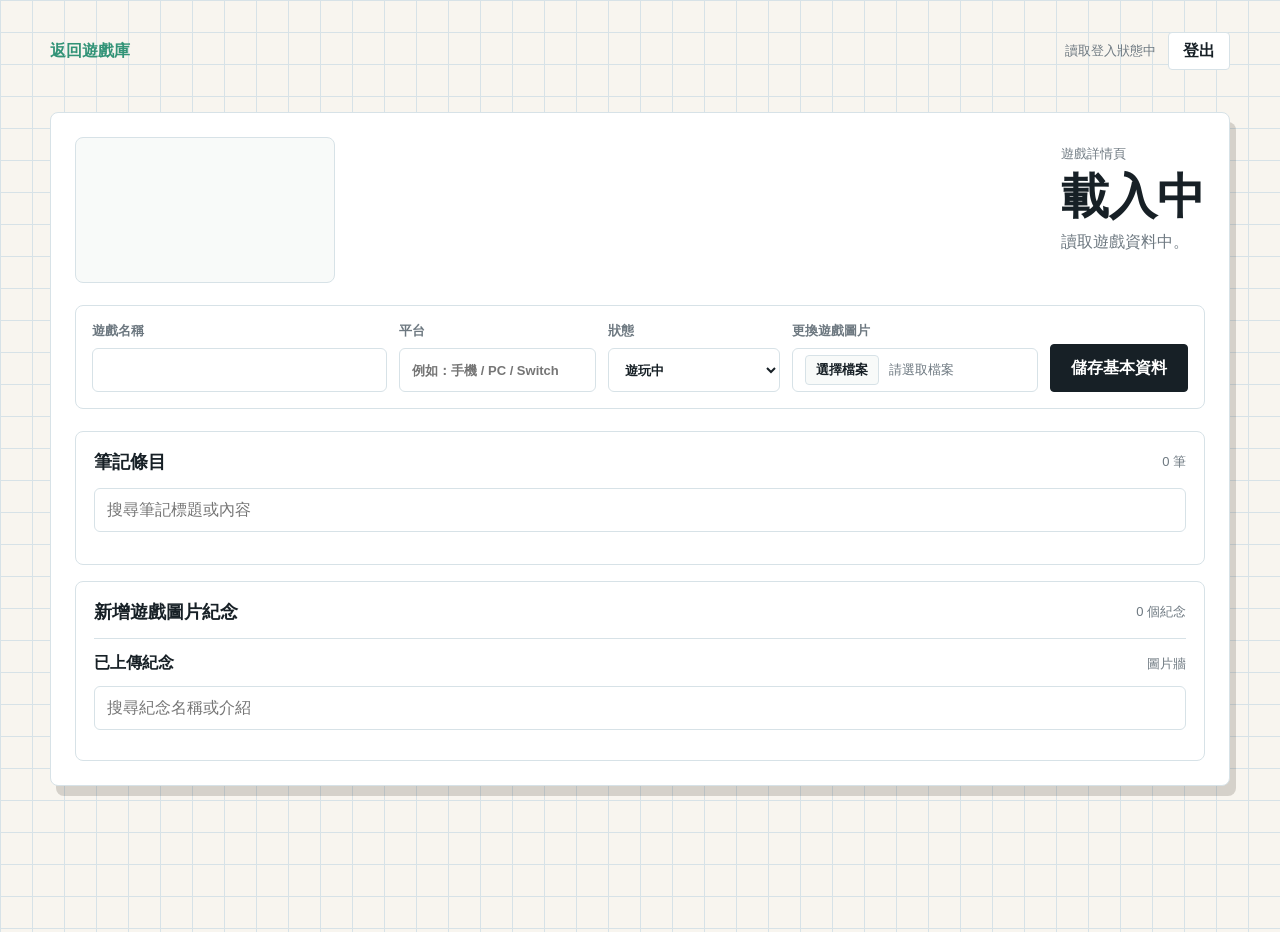
<file: game-detail.html>
<!doctype html>
<html lang="zh-Hant">
<head>
  <meta charset="utf-8">
  <meta name="viewport" content="width=device-width, initial-scale=1">
  <title>遊戲詳情 | 遊戲筆記</title>
  <link rel="stylesheet" href="./css/styles.css">
</head>
<body>
  <main class="detail-page-shell">
    <div class="detail-topbar">
      <a class="back-link" href="./index.html">返回遊戲庫</a>
      <div class="detail-account">
        <span id="userEmail">讀取登入狀態中</span>
        <button class="button button-secondary" type="button" id="logoutButton">登出</button>
      </div>
    </div>

    <section class="detail-panel detail-page-panel" id="detailPage">
      <header class="detail-header">
        <div class="game-cover-preview" id="coverPreview" aria-hidden="true"></div>
        <div>
          <p class="breadcrumb">遊戲詳情頁</p>
          <h1 id="pageTitle">載入中</h1>
          <p id="pageMeta">讀取遊戲資料中。</p>
        </div>
      </header>

      <form class="game-edit-form detail-page-edit" id="gameEditForm">
        <label>
          遊戲名稱
          <input name="editTitle" required>
        </label>
        <label>
          平台
          <input name="editPlatform" placeholder="例如：手機 / PC / Switch">
        </label>
        <label>
          狀態
          <select name="editStatus">
            <option>遊玩中</option>
            <option>暫停</option>
            <option>已完成</option>
            <option>封存</option>
          </select>
        </label>
        <label>
          更換遊戲圖片
          <span class="custom-file-picker">
            <span class="custom-file-button">選擇檔案</span>
            <span class="custom-file-name" id="editCoverFileName">請選取檔案</span>
            <input name="editCoverFile" type="file" accept="image/*">
          </span>
        </label>
        <div class="edit-form-actions">
          <button class="button button-primary" type="submit">儲存基本資料</button>
        </div>
      </form>

      <div class="detail-layout">
        <section class="workspace-panel">
          <div class="section-heading">
            <h2>筆記條目</h2>
            <span id="noteSummary">0 筆</span>
          </div>
          <form class="inline-form" id="noteForm">
            <div class="note-type-row" aria-label="筆記類型">
              <label>
                <input type="radio" name="noteType" value="text" checked>
                文字
              </label>
              <label>
                <input type="radio" name="noteType" value="image">
                圖片
              </label>
              <label>
                <input type="radio" name="noteType" value="video">
                影片
              </label>
            </div>
            <input name="noteTitle" placeholder="筆記標題" required>
            <textarea name="noteContent" rows="3" placeholder="紀錄攻略、心得、道具位置或劇情線索"></textarea>
            <label class="file-picker note-file-picker" id="noteFilePicker" hidden>
              <span>上傳</span>
              <input name="noteFile" type="file" accept="image/*">
            </label>
            <input name="noteVideoUrl" id="noteVideoUrl" type="url" placeholder="貼上影片連結" hidden>
            <button class="button button-primary" type="submit">新增筆記</button>
          </form>
          <label class="section-search">
            <span class="sr-only">搜尋筆記</span>
            <input id="noteSearchInput" type="search" placeholder="搜尋筆記標題或內容">
          </label>
          <div class="item-list" id="noteList"></div>
        </section>

        <section class="workspace-panel">
          <div class="section-heading">
            <h2>新增遊戲圖片紀念</h2>
            <span id="memorySummary">0 個紀念</span>
          </div>
          <form class="inline-form memory-upload-form" id="memoryForm">
            <div class="note-type-row" aria-label="紀念類型">
              <label>
                <input type="radio" name="memoryType" value="image" checked>
                圖片
              </label>
              <label>
                <input type="radio" name="memoryType" value="video">
                影片
              </label>
              <label>
                <input type="radio" name="memoryType" value="link">
                連結
              </label>
            </div>
            <input name="memoryName" placeholder="紀念名稱（可不填，預設使用檔名）">
            <textarea name="memoryDescription" rows="3" placeholder="介紹文字（可不填）"></textarea>
            <label class="file-picker" id="memoryFilePicker">
              <span>上傳</span>
              <input name="memoryFile" type="file" accept="image/*" required>
            </label>
            <input name="memoryLinkUrl" id="memoryLinkUrl" type="url" placeholder="貼上連結" hidden>
            <button class="button button-primary" type="submit">上傳紀念</button>
          </form>
          <div class="uploaded-memory-section">
            <div class="section-heading compact-heading">
              <h3>已上傳紀念</h3>
              <span>圖片牆</span>
            </div>
            <label class="section-search">
              <span class="sr-only">搜尋紀念</span>
              <input id="memorySearchInput" type="search" placeholder="搜尋紀念名稱或介紹">
            </label>
            <div class="memory-list compact-memory-list" id="memoryList"></div>
          </div>
        </section>
      </div>
    </section>

    <section class="detail-panel detail-page-panel" id="notFoundPanel" hidden>
      <p class="breadcrumb">找不到資料</p>
      <h1>找不到這款遊戲</h1>
      <p class="page-subtitle">可能是網址缺少遊戲 ID，或瀏覽器本機資料已被清除。</p>
      <a class="button button-primary standalone-button" href="./index.html">回到遊戲庫</a>
    </section>
  </main>

  <dialog class="media-preview" id="mediaPreview">
    <button class="media-preview-close" type="button" id="mediaPreviewClose" aria-label="關閉預覽">×</button>
    <div class="media-preview-body" id="mediaPreviewBody"></div>
    <p id="mediaPreviewTitle"></p>
    <p id="mediaPreviewDescription"></p>
  </dialog>

  <dialog class="note-preview" id="notePreview">
    <button class="media-preview-close" type="button" id="notePreviewClose" aria-label="關閉筆記預覽">×</button>
    <article class="note-preview-body">
      <p class="breadcrumb">筆記內容</p>
      <h2 id="notePreviewTitle"></h2>
      <p id="notePreviewContent"></p>
      <div id="notePreviewMedia"></div>
    </article>
  </dialog>

  <dialog class="modal" id="noteEditDialog">
    <form class="modal-panel" id="noteEditForm">
      <header>
        <h2>編輯筆記</h2>
        <button class="icon-button" type="button" id="noteEditCancelButton" aria-label="關閉">×</button>
      </header>
      <input name="editNoteId" type="hidden">
      <label>
        標題
        <input name="editNoteTitle" required>
      </label>
      <label>
        簡介
        <textarea name="editNoteContent" rows="4"></textarea>
      </label>
      <label id="editNoteVideoUrlLabel" hidden>
        影片連結
        <input name="editNoteVideoUrl" type="url" placeholder="貼上影片連結">
      </label>
      <footer>
        <button class="button button-secondary" type="button" id="noteEditCancelFooterButton">取消</button>
        <button class="button button-primary" type="submit">儲存筆記</button>
      </footer>
    </form>
  </dialog>

  <dialog class="modal" id="memoryEditDialog">
    <form class="modal-panel" id="memoryEditForm">
      <header>
        <h2>編輯紀念</h2>
        <button class="icon-button" type="button" id="memoryEditCancelButton" aria-label="關閉">×</button>
      </header>
      <input name="editMemoryId" type="hidden">
      <label>
        名稱
        <input name="editMemoryName" required>
      </label>
      <label>
        介紹文字
        <textarea name="editMemoryDescription" rows="4"></textarea>
      </label>
      <label id="editMemoryLinkUrlLabel" hidden>
        連結
        <input name="editMemoryLinkUrl" type="url" placeholder="貼上連結">
      </label>
      <footer>
        <button class="button button-secondary" type="button" id="memoryEditCancelFooterButton">取消</button>
        <button class="button button-primary" type="submit">儲存紀念</button>
      </footer>
    </form>
  </dialog>

  <script type="module" src="./js/theme.js"></script>
  <script type="module" src="./js/detail.js"></script>
</body>
</html>
</file>
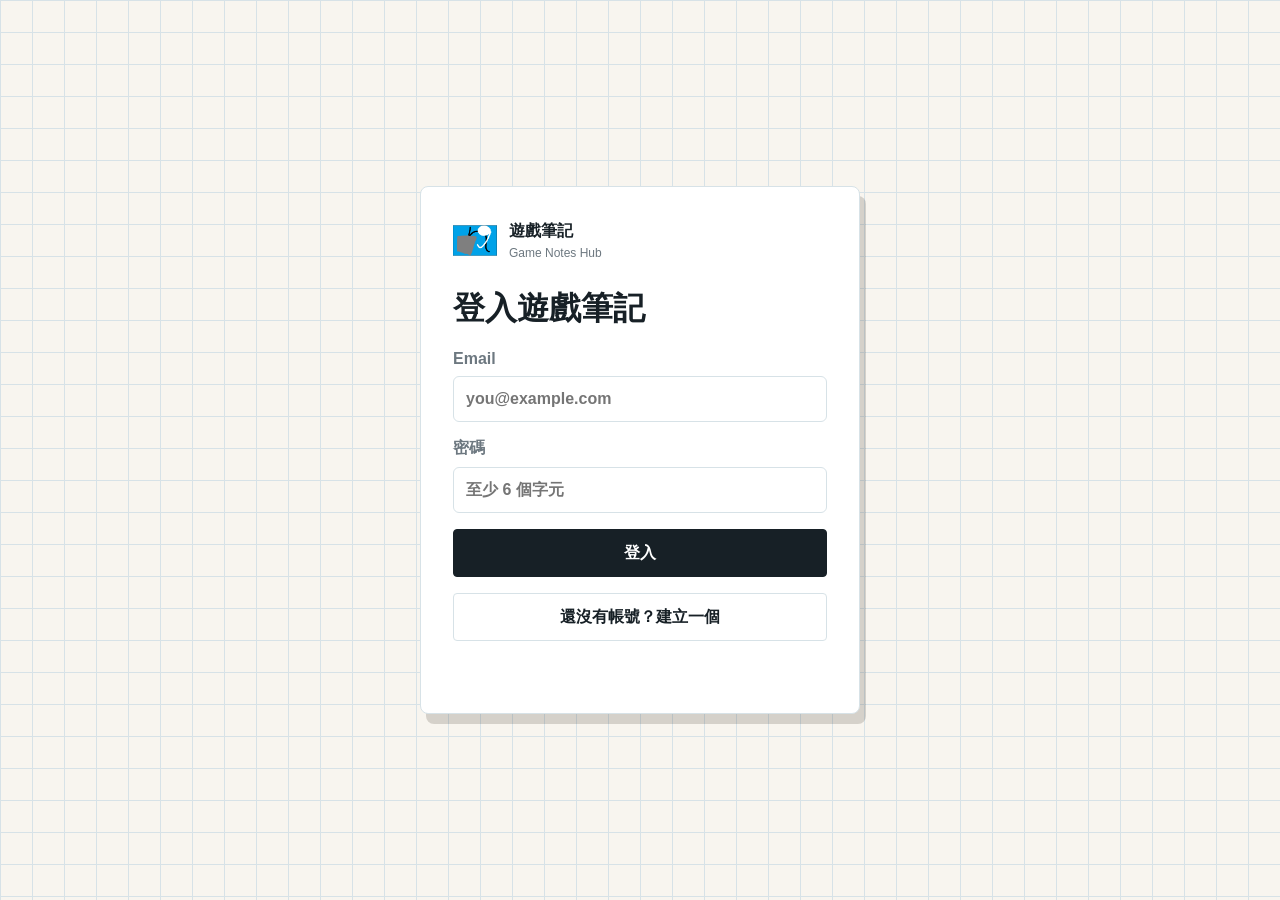
<file: login.html>
<!doctype html>
<html lang="zh-Hant">
<head>
  <meta charset="utf-8">
  <meta name="viewport" content="width=device-width, initial-scale=1">
  <title>登入 | 遊戲筆記</title>
  <link rel="stylesheet" href="./css/styles.css">
</head>
<body>
  <main class="auth-page">
    <section class="auth-panel">
      <a class="brand auth-brand" href="./index.html" aria-label="回到遊戲筆記">
        <span class="brand-mark">N</span>
        <span>
          <strong>遊戲筆記</strong>
          <small>Game Notes Hub</small>
        </span>
      </a>

      <form class="auth-form" id="authForm">
        <h1 id="authTitle">登入遊戲筆記</h1>
        <label>
          Email
          <input name="email" type="email" autocomplete="email" required placeholder="you@example.com">
        </label>
        <label>
          密碼
          <input name="password" type="password" autocomplete="current-password" required minlength="6" placeholder="至少 6 個字元">
        </label>
        <button class="button button-primary" type="submit" id="authSubmitButton">登入</button>
        <button class="button button-secondary" type="button" id="authSwitchButton">還沒有帳號？建立一個</button>
        <p class="auth-message" id="authMessage" aria-live="polite"></p>
      </form>
    </section>
  </main>

  <script type="module" src="./js/theme.js"></script>
  <script type="module" src="./js/login.js"></script>
</body>
</html>
</file>
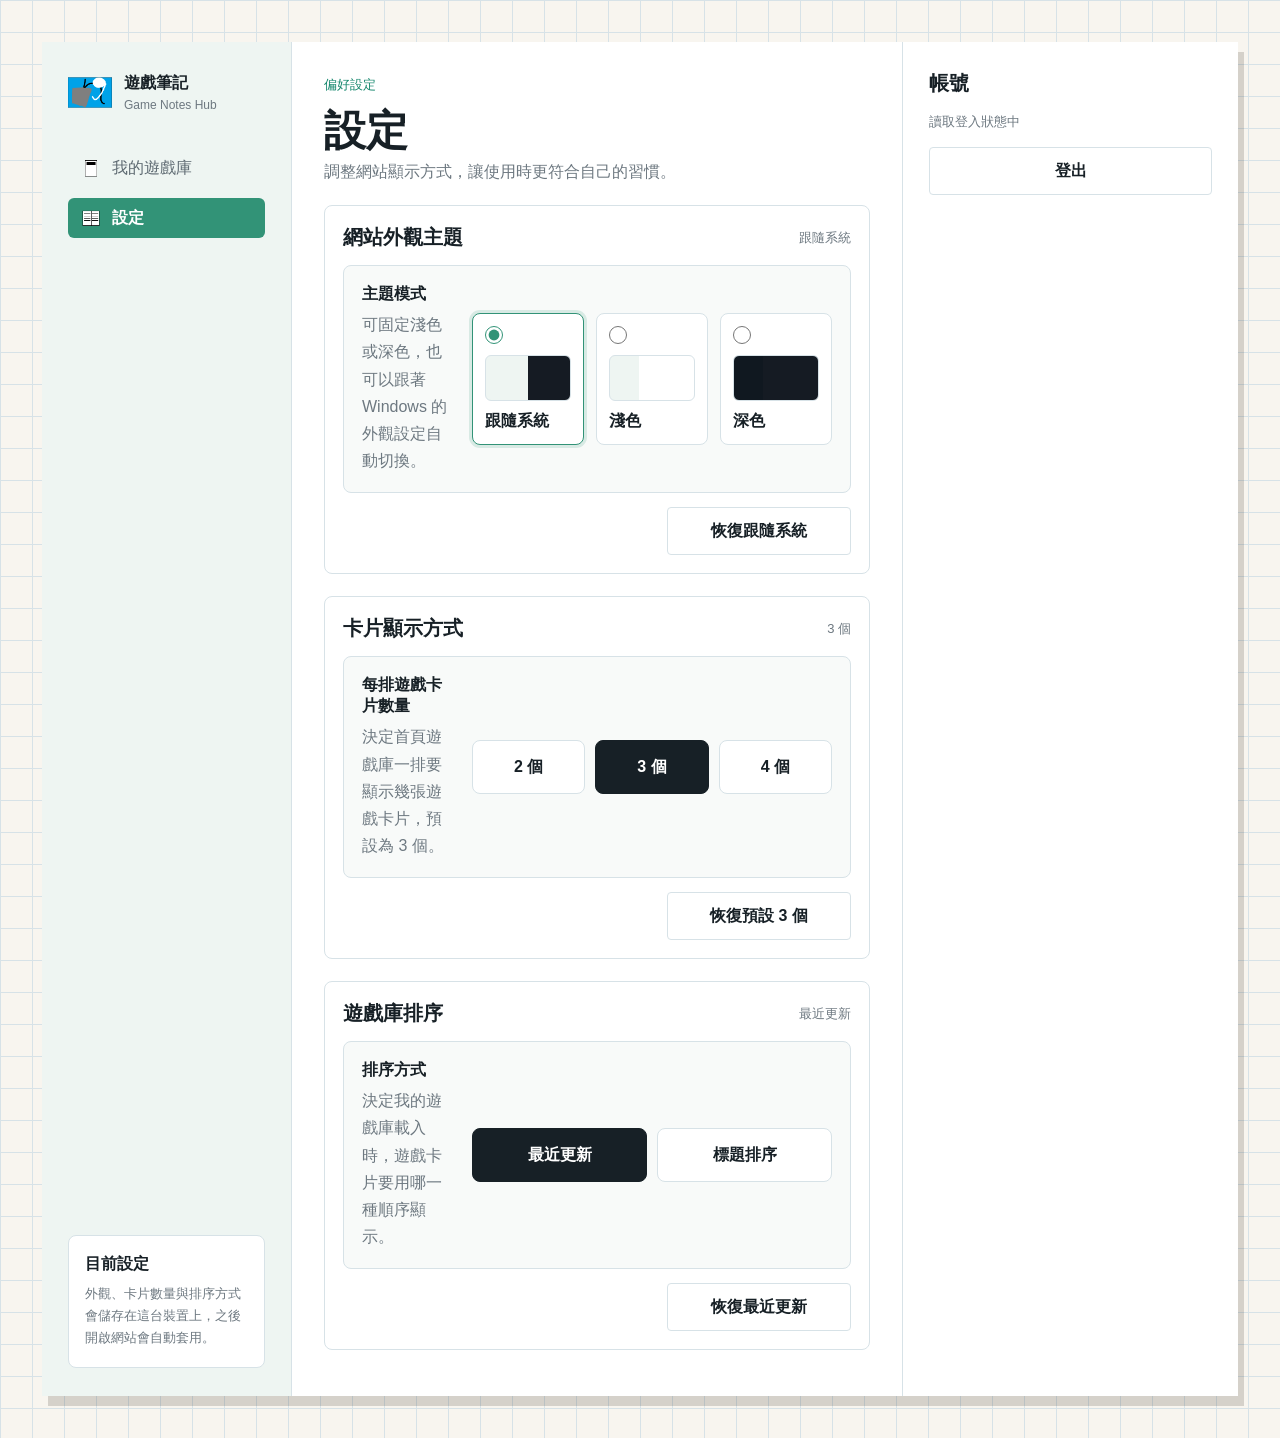
<file: settings.html>
<!doctype html>
<html lang="zh-Hant">
<head>
  <meta charset="utf-8">
  <meta name="viewport" content="width=device-width, initial-scale=1">
  <title>設定 | 遊戲筆記</title>
  <link rel="stylesheet" href="./css/styles.css">
</head>
<body>
  <div class="app-shell">
    <aside class="sidebar" aria-label="主要導覽">
      <a class="brand" href="./index.html" aria-label="返回遊戲筆記">
        <span class="brand-mark">N</span>
        <span>
          <strong>遊戲筆記</strong>
          <small>Game Notes Hub</small>
        </span>
      </a>

      <nav class="nav-section" aria-label="主流程">
        <a class="nav-link" href="./index.html">
          <span></span>
          我的遊戲庫
        </a>
        <a class="nav-link is-active" href="./settings.html">
          <span></span>
          設定
        </a>
      </nav>

      <section class="status-card" aria-label="目前設定">
        <strong>目前設定</strong>
        <p>外觀、卡片數量與排序方式會儲存在這台裝置上，之後開啟網站會自動套用。</p>
      </section>
    </aside>

    <main class="content settings-content">
      <header class="page-header settings-header">
        <div>
          <p class="breadcrumb">偏好設定</p>
          <h1>設定</h1>
          <p class="page-subtitle">調整網站顯示方式，讓使用時更符合自己的習慣。</p>
        </div>
      </header>

      <section class="workspace-panel settings-panel">
        <div class="section-heading">
          <h2>網站外觀主題</h2>
          <span id="themeValue">跟隨系統</span>
        </div>

        <div class="setting-row theme-setting-row">
          <div>
            <strong>主題模式</strong>
            <p>可固定淺色或深色，也可以跟著 Windows 的外觀設定自動切換。</p>
          </div>
          <div class="theme-choice-grid" role="radiogroup" aria-label="網站外觀主題">
            <label class="theme-choice">
              <input type="radio" name="themeMode" value="system" checked>
              <span class="theme-choice-preview system-preview"></span>
              <strong>跟隨系統</strong>
            </label>
            <label class="theme-choice">
              <input type="radio" name="themeMode" value="light">
              <span class="theme-choice-preview light-preview"></span>
              <strong>淺色</strong>
            </label>
            <label class="theme-choice">
              <input type="radio" name="themeMode" value="dark">
              <span class="theme-choice-preview dark-preview"></span>
              <strong>深色</strong>
            </label>
          </div>
        </div>

        <div class="setting-actions">
          <button class="button button-secondary" type="button" id="resetThemeButton">恢復跟隨系統</button>
        </div>
      </section>

      <section class="workspace-panel settings-panel">
        <div class="section-heading">
          <h2>卡片顯示方式</h2>
          <span id="cardColumnValue">3 個</span>
        </div>

        <div class="setting-row card-setting-row">
          <div>
            <strong>每排遊戲卡片數量</strong>
            <p>決定首頁遊戲庫一排要顯示幾張遊戲卡片，預設為 3 個。</p>
          </div>
          <div class="segmented-choice-grid" role="radiogroup" aria-label="每排遊戲卡片數量">
            <label class="segmented-choice">
              <input type="radio" name="gameCardColumns" value="2">
              <span>2 個</span>
            </label>
            <label class="segmented-choice">
              <input type="radio" name="gameCardColumns" value="3" checked>
              <span>3 個</span>
            </label>
            <label class="segmented-choice">
              <input type="radio" name="gameCardColumns" value="4">
              <span>4 個</span>
            </label>
          </div>
        </div>

        <div class="setting-actions">
          <button class="button button-secondary" type="button" id="resetCardColumnsButton">恢復預設 3 個</button>
        </div>
      </section>

      <section class="workspace-panel settings-panel">
        <div class="section-heading">
          <h2>遊戲庫排序</h2>
          <span id="sortModeValue">最近更新</span>
        </div>

        <div class="setting-row sort-setting-row">
          <div>
            <strong>排序方式</strong>
            <p>決定我的遊戲庫載入時，遊戲卡片要用哪一種順序顯示。</p>
          </div>
          <div class="segmented-choice-grid sort-choice-grid" role="radiogroup" aria-label="遊戲庫排序方式">
            <label class="segmented-choice">
              <input type="radio" name="gameSortMode" value="recent" checked>
              <span>最近更新</span>
            </label>
            <label class="segmented-choice">
              <input type="radio" name="gameSortMode" value="title">
              <span>標題排序</span>
            </label>
          </div>
        </div>

        <div class="setting-actions">
          <button class="button button-secondary" type="button" id="resetSortModeButton">恢復最近更新</button>
        </div>
      </section>
    </main>

    <aside class="summary" aria-label="帳號資訊">
      <section class="account-panel">
        <h2>帳號</h2>
        <p id="userEmail">讀取登入狀態中</p>
        <button class="button button-secondary" type="button" id="logoutButton">登出</button>
      </section>
    </aside>
  </div>

  <script type="module" src="./js/theme.js"></script>
  <script type="module" src="./js/settings.js"></script>
</body>
</html>
</file>
<file: css/styles.css>
﻿:root {
  --bg: #f8f5ef;
  --surface: #ffffff;
  --panel: #eef5f2;
  --text: #172026;
  --muted: #6d7880;
  --line: #d7e2e7;
  --accent: #329377;
  --accent-dark: #172026;
  --shadow: 0 12px 28px rgba(23, 32, 38, 0.1);
  --soft-bg: #f8faf9;
  --field-bg: #ffffff;
  --button-text: #ffffff;
  --danger: #8a4b43;
  --canvas-shadow: rgba(56, 48, 36, 0.18);
  --overlay: rgba(23, 32, 38, 0.72);
}

html[data-theme="dark"] {
  --bg: #0d1117;
  --surface: #151b23;
  --panel: #101820;
  --text: #e6edf3;
  --muted: #9aa8b5;
  --line: #2f3b47;
  --accent: #49b493;
  --accent-dark: #24313b;
  --shadow: 0 14px 32px rgba(0, 0, 0, 0.34);
  --soft-bg: #101820;
  --field-bg: #0d1117;
  --button-text: #f3f7f6;
  --danger: #f08a7d;
  --canvas-shadow: rgba(0, 0, 0, 0.38);
  --overlay: rgba(0, 0, 0, 0.78);
}

* {
  box-sizing: border-box;
}

[hidden] {
  display: none !important;
}

body {
  margin: 0;
  min-height: 100vh;
  font-family: "Microsoft JhengHei", "Noto Sans TC", Arial, sans-serif;
  color: var(--text);
  background:
    linear-gradient(var(--line) 1px, transparent 1px),
    linear-gradient(90deg, var(--line) 1px, transparent 1px),
    var(--bg);
  background-size: 32px 32px;
}

button,
input,
select {
  font: inherit;
}

button {
  cursor: pointer;
}

.app-shell {
  display: grid;
  grid-template-columns: 250px minmax(0, 1fr) 336px;
  min-height: calc(100vh - 84px);
  margin: 42px;
  background: var(--surface);
  box-shadow: 6px 10px 0 var(--canvas-shadow);
}

.detail-page-shell {
  width: min(1180px, calc(100% - 48px));
  margin: 32px auto;
}

.detail-topbar {
  display: flex;
  align-items: center;
  justify-content: space-between;
  gap: 16px;
}

.back-link {
  display: inline-flex;
  align-items: center;
  min-height: 38px;
  margin-bottom: 14px;
  color: var(--accent);
  font-weight: 700;
  text-decoration: none;
}

.detail-page-panel {
  background: var(--surface);
  box-shadow: 6px 10px 0 var(--canvas-shadow);
}

.detail-page-panel h1 {
  margin: 8px 0;
  font-size: clamp(34px, 5vw, 48px);
}

.detail-page-panel .workspace-panel h2 {
  font-size: 18px;
}

.detail-page-edit {
  grid-template-columns: minmax(220px, 1.2fr) minmax(160px, 0.8fr) minmax(140px, 0.7fr) minmax(190px, 1fr) auto;
}

.standalone-button {
  display: inline-flex;
  align-items: center;
  justify-content: center;
  width: fit-content;
  margin-top: 20px;
  text-decoration: none;
}

.auth-page {
  display: grid;
  min-height: 100vh;
  place-items: center;
  padding: 24px;
}

.auth-panel {
  display: grid;
  width: min(440px, 100%);
  gap: 28px;
  padding: 32px;
  border: 1px solid var(--line);
  border-radius: 8px;
  background: var(--surface);
  box-shadow: 6px 10px 0 var(--canvas-shadow);
}

.auth-brand {
  width: fit-content;
}

.auth-form {
  display: grid;
  gap: 16px;
}

.auth-form h1 {
  margin: 0 0 8px;
  font-size: 32px;
}

.auth-form label {
  display: grid;
  gap: 8px;
  color: var(--muted);
  font-weight: 700;
}

.auth-form input {
  width: 100%;
  min-height: 46px;
  padding: 0 12px;
  border: 1px solid var(--line);
  border-radius: 6px;
  color: var(--text);
  background: var(--field-bg);
}

.auth-form .button {
  width: 100%;
}

.auth-message {
  min-height: 24px;
  margin: 0;
  color: var(--muted);
  line-height: 1.6;
}

.auth-message[data-type="error"] {
  color: var(--danger);
}

.sidebar,
.summary {
  display: flex;
  flex-direction: column;
  gap: 34px;
  padding: 28px 26px;
}

.sidebar {
  background: var(--panel);
  border-right: 1px solid var(--line);
}

.brand {
  display: flex;
  align-items: center;
  gap: 12px;
  color: inherit;
  text-decoration: none;
}

.brand-mark {
  display: grid;
  width: 44px;
  height: 44px;
  place-items: center;
  border: 0;
  border-radius: 4px;
  background: url("../usepng/logo.png") center / contain no-repeat;
  color: transparent;
  font-size: 0;
  font-weight: 0;
}

.brand strong,
.brand small {
  display: block;
}

.brand small {
  margin-top: 4px;
  color: var(--muted);
  font-size: 12px;
}

.nav-section {
  display: grid;
  gap: 10px;
}

.nav-label,
.breadcrumb {
  margin: 0;
  color: #16876d;
  font-size: 13px;
}

.nav-link {
  display: flex;
  align-items: center;
  gap: 12px;
  min-height: 40px;
  padding: 0 14px;
  border-radius: 6px;
  color: #5d6971;
  text-decoration: none;
}

.nav-link span {
  flex: 0 0 auto;
  width: 18px;
  height: 18px;
  border-radius: 0;
  background: url("../usepng/standby.png") center / contain no-repeat;
}

.nav-link.is-active {
  color: #fff;
  background: var(--accent);
  font-weight: 700;
}

.nav-link.is-active span {
  background: url("../usepng/watch.png") center / contain no-repeat;
}

.nav-link.is-muted {
  color: #9aa7ae;
}

.nav-sub-toggle {
  display: inline-flex;
  min-height: 34px;
  align-items: center;
  justify-content: flex-start;
  padding: 0 14px 0 34px;
  border: 0;
  color: var(--muted);
  background: transparent;
  font-size: 14px;
  font-weight: 700;
  text-align: left;
}

.nav-sub-toggle-icon {
  display: block;
  width: 22px;
  height: 22px;
  object-fit: contain;
}

.nav-sub-toggle:hover,
.nav-sub-toggle:focus-visible {
  color: var(--text);
}

.sidebar-game-list {
  display: grid;
  gap: 6px;
  padding: 0 0 4px 34px;
}

.sidebar-game-list a,
.sidebar-game-list p {
  min-width: 0;
  margin: 0;
  overflow: hidden;
  color: var(--muted);
  font-size: 14px;
  line-height: 1.45;
  text-overflow: ellipsis;
  white-space: nowrap;
}

.sidebar-game-list a {
  padding: 5px 0;
  text-decoration: none;
}

.sidebar-game-list a:hover,
.sidebar-game-list a:focus-visible {
  color: var(--accent);
}

.status-card,
.notice-panel,
.stat-card,
.recent-box {
  border: 1px solid var(--line);
  border-radius: 8px;
  background: var(--surface);
}

.status-card {
  margin-top: auto;
  padding: 18px 16px;
}

.status-card p,
.notice-panel p {
  margin: 8px 0 0;
  color: var(--muted);
  font-size: 13px;
  line-height: 1.7;
}

.content {
  padding: 34px 32px 46px;
}

.page-header {
  display: grid;
  grid-template-columns: minmax(0, 1fr) minmax(240px, 332px);
  gap: 24px;
  align-items: start;
}

h1,
h2,
p {
  letter-spacing: 0;
}

h1 {
  margin: 14px 0 8px;
  font-size: clamp(32px, 4vw, 42px);
  line-height: 1.1;
}

h2 {
  margin: 0;
  font-size: 20px;
}

.page-subtitle {
  margin: 0;
  color: var(--muted);
}

.search-box input {
  width: 100%;
  min-height: 48px;
  padding: 0 16px;
  border: 1px solid var(--line);
  border-radius: 6px;
  color: var(--text);
}

.filter-row {
  display: flex;
  flex-wrap: wrap;
  gap: 12px;
  align-items: center;
  justify-content: space-between;
  margin: 22px 0 26px;
}

.filter-group {
  display: flex;
  flex-wrap: wrap;
  gap: 12px;
}

.filter-pill,
.quick-actions button {
  min-height: 28px;
  padding: 0 18px;
  border: 1px solid var(--line);
  border-radius: 999px;
  color: #5f6b72;
  background: #f7f8f6;
}

.filter-pill.is-active {
  color: #fff;
  border-color: var(--accent-dark);
  background: var(--accent-dark);
}

.toolbar-add-button {
  min-width: 128px;
  min-height: 40px;
}

.library-panel {
  min-height: 575px;
  border: 1px solid var(--line);
  border-radius: 8px;
  background: var(--surface);
}

.empty-state {
  display: grid;
  min-height: 575px;
  place-items: center;
  align-content: center;
  gap: 16px;
  padding: 48px;
  text-align: center;
}

.empty-icon {
  display: grid;
  width: 146px;
  height: 146px;
  place-items: center;
  border: 1px solid var(--line);
  border-radius: 16px;
  background: var(--panel);
}

.empty-icon span {
  width: 88px;
  height: 82px;
  border: 2px solid var(--line);
  border-radius: 8px;
  background:
    linear-gradient(var(--accent), var(--accent)) 18px 20px / 42px 3px no-repeat,
    linear-gradient(#cfd9de, #cfd9de) 18px 39px / 48px 3px no-repeat,
    linear-gradient(#cfd9de, #cfd9de) 18px 58px / 36px 3px no-repeat,
    #fff;
}

.empty-state h2 {
  font-size: 30px;
}

.empty-state p {
  max-width: 560px;
  margin: 0;
  color: var(--muted);
  line-height: 1.8;
}

.action-row {
  display: flex;
  flex-wrap: wrap;
  justify-content: center;
  gap: 10px;
  margin-top: 18px;
}

.button {
  display: inline-flex;
  align-items: center;
  justify-content: center;
  min-width: 184px;
  min-height: 48px;
  padding: 0 20px;
  border: 1px solid var(--line);
  border-radius: 4px;
  font-weight: 700;
  text-decoration: none;
}

.button-primary {
  color: #fff;
  border-color: var(--accent-dark);
  background: var(--accent-dark);
}

.button-secondary {
  color: var(--text);
  background: #fff;
}

.game-grid {
  display: grid;
  grid-template-columns: repeat(var(--game-card-columns, 3), minmax(0, 1fr));
  gap: 18px;
  padding: 22px;
}

.game-card {
  position: relative;
  display: grid;
  min-height: 310px;
  align-content: start;
  gap: 12px;
  padding: 18px 20px;
  border: 1px solid var(--line);
  border-radius: 8px;
  background: #fff;
  cursor: pointer;
  transition: border-color 0.2s ease, box-shadow 0.2s ease, transform 0.2s ease;
}

.game-card-delete {
  position: absolute;
  top: 14px;
  left: 14px;
  z-index: 1;
  padding: 0;
}

.game-card-delete:hover,
.game-card-delete:focus-visible {
  transform: translateY(-1px);
}

.game-card-cover {
  display: grid;
  width: 102px;
  height: 94px;
  margin-left: auto;
  place-items: center;
  overflow: hidden;
  border: 1px solid var(--line);
  border-radius: 6px;
  color: var(--muted);
  background: #f8faf9;
}

.game-card-cover img {
  width: 100%;
  height: 100%;
  object-fit: cover;
}

.game-card-cover.is-empty span {
  padding: 0 8px;
  font-size: 13px;
  text-align: center;
}

.game-card:hover,
.game-card:focus-visible,
.game-card.is-selected {
  border-color: var(--accent);
  box-shadow: 0 0 0 3px rgba(50, 147, 119, 0.14);
}

.game-card:hover {
  transform: translateY(-2px);
}

.game-card-main {
  display: grid;
  gap: 8px;
}

.game-card strong {
  font-size: 20px;
  line-height: 1.25;
}

.game-card span,
.game-card p {
  margin: 0;
  color: var(--muted);
  font-size: 14px;
}

.meta-row {
  display: flex;
  flex-wrap: wrap;
  gap: 8px;
}

.meta-row span {
  padding: 4px 10px;
  border: 1px solid var(--line);
  border-radius: 999px;
  color: var(--muted);
  background: var(--soft-bg);
}

.notice-panel {
  margin-top: 28px;
  padding: 18px 20px;
}

.detail-panel {
  margin-top: 28px;
  padding: 24px;
  border: 1px solid var(--line);
  border-radius: 8px;
  background: var(--surface);
}

.detail-header {
  display: flex;
  align-items: flex-start;
  justify-content: space-between;
  gap: 18px;
  margin-bottom: 22px;
}

.game-cover-preview {
  display: grid;
  width: min(260px, 35vw);
  aspect-ratio: 16 / 9;
  flex: 0 0 auto;
  place-items: center;
  overflow: hidden;
  border: 1px solid var(--line);
  border-radius: 8px;
  color: var(--muted);
  background: var(--soft-bg);
}

.game-cover-preview img {
  width: 100%;
  height: 100%;
  object-fit: cover;
}

.detail-header h2 {
  margin-top: 6px;
  font-size: 28px;
}

.detail-header p {
  margin: 8px 0 0;
  color: var(--muted);
}

.detail-actions {
  display: flex;
  flex-wrap: wrap;
  justify-content: flex-end;
  gap: 10px;
}

.detail-actions .button {
  min-width: 142px;
}

.game-edit-form {
  display: grid;
  grid-template-columns: minmax(180px, 1.2fr) minmax(140px, 0.8fr) minmax(130px, 0.7fr) minmax(170px, 1fr) auto;
  gap: 12px;
  align-items: end;
  margin-bottom: 22px;
  padding: 16px;
  border: 1px solid var(--line);
  border-radius: 8px;
  background: var(--surface);
}

.game-edit-form label {
  display: grid;
  gap: 8px;
  color: var(--muted);
  font-size: 13px;
  font-weight: 700;
}

.custom-file-picker {
  position: relative;
  display: flex;
  align-items: center;
  gap: 10px;
  min-height: 44px;
  padding: 0 12px;
  border: 1px solid var(--line);
  border-radius: 6px;
  color: var(--text);
  background: var(--field-bg);
  overflow: hidden;
}

.custom-file-picker input[type="file"] {
  position: absolute;
  inset: 0;
  opacity: 0;
  cursor: pointer;
}

.custom-file-button {
  display: inline-flex;
  align-items: center;
  min-height: 30px;
  padding: 0 10px;
  border: 1px solid var(--line);
  border-radius: 4px;
  color: var(--text);
  background: var(--soft-bg);
  font-weight: 700;
  white-space: nowrap;
}

.custom-file-name {
  min-width: 0;
  overflow: hidden;
  color: var(--muted);
  font-weight: 400;
  text-overflow: ellipsis;
  white-space: nowrap;
}

.game-edit-form input,
.game-edit-form select {
  width: 100%;
  min-height: 44px;
  padding: 0 12px;
  border: 1px solid var(--line);
  border-radius: 6px;
  color: var(--text);
  background: var(--field-bg);
}

.edit-form-actions {
  display: flex;
  gap: 10px;
}

.edit-form-actions .button {
  min-width: 116px;
}

.detail-layout {
  display: grid;
  grid-template-columns: minmax(0, 1fr);
  gap: 16px;
}

.workspace-panel {
  display: grid;
  align-content: start;
  gap: 14px;
  padding: 18px;
  border: 1px solid var(--line);
  border-radius: 8px;
  background: #fff;
}

.settings-content {
  max-width: 860px;
}

.settings-header {
  grid-template-columns: 1fr;
}

.settings-panel {
  margin-top: 22px;
}

.setting-row {
  display: grid;
  grid-template-columns: minmax(0, 1fr) minmax(260px, 360px);
  gap: 18px;
  align-items: center;
  padding: 18px;
  border: 1px solid var(--line);
  border-radius: 8px;
  background: var(--soft-bg);
}

.setting-row p {
  margin: 6px 0 0;
  color: var(--muted);
  line-height: 1.7;
}

.theme-choice-grid {
  display: grid;
  grid-template-columns: repeat(3, minmax(0, 1fr));
  gap: 12px;
}

.theme-choice {
  display: grid;
  gap: 10px;
  min-height: 132px;
  padding: 12px;
  border: 1px solid var(--line);
  border-radius: 8px;
  background: var(--field-bg);
  cursor: pointer;
}

.theme-choice input {
  width: 18px;
  height: 18px;
  margin: 0;
  accent-color: var(--accent);
}

.theme-choice:has(input:checked) {
  border-color: var(--accent);
  box-shadow: 0 0 0 3px rgba(50, 147, 119, 0.16);
}

.theme-choice-preview {
  display: block;
  height: 46px;
  border: 1px solid var(--line);
  border-radius: 6px;
}

.light-preview {
  background:
    linear-gradient(90deg, #eef5f2 0 34%, #fff 34% 100%);
}

.system-preview {
  background:
    linear-gradient(90deg, #eef5f2 0 50%, #151b23 50% 100%);
}

.dark-preview {
  background:
    linear-gradient(90deg, #101820 0 34%, #151b23 34% 100%);
}

.segmented-choice-grid {
  display: grid;
  grid-template-columns: repeat(3, minmax(0, 1fr));
  gap: 10px;
}

.sort-choice-grid {
  grid-template-columns: repeat(2, minmax(0, 1fr));
}

.segmented-choice {
  display: grid;
  min-height: 54px;
  place-items: center;
  border: 1px solid var(--line);
  border-radius: 8px;
  color: var(--text);
  background: var(--field-bg);
  cursor: pointer;
}

.segmented-choice input {
  position: absolute;
  opacity: 0;
  pointer-events: none;
}

.segmented-choice span {
  font-weight: 700;
}

.segmented-choice:has(input:checked) {
  color: var(--button-text);
  border-color: var(--accent-dark);
  background: var(--accent-dark);
}

.setting-actions {
  display: flex;
  justify-content: flex-end;
}

.section-heading {
  display: flex;
  align-items: center;
  justify-content: space-between;
  gap: 12px;
}

.section-heading h3 {
  margin: 0;
  font-size: 18px;
}

.compact-heading h3 {
  font-size: 16px;
}

.section-heading span {
  color: var(--muted);
  font-size: 13px;
}

.uploaded-memory-section {
  display: grid;
  gap: 12px;
  padding-top: 14px;
  border-top: 1px solid var(--line);
}

.compact-memory-list {
  display: grid;
  grid-template-columns: repeat(auto-fill, minmax(170px, 1fr));
  gap: 16px;
}

.compact-memory-list .empty-copy {
  grid-column: 1 / -1;
}

.inline-form {
  display: grid;
  gap: 10px;
}

.workspace-panel>#noteForm,
.workspace-panel>#memoryForm {
  display: none;
}

.section-search input {
  width: 100%;
  min-height: 44px;
  padding: 0 12px;
  border: 1px solid var(--line);
  border-radius: 6px;
  color: var(--text);
  background: var(--field-bg);
}

.note-type-row {
  display: flex;
  flex-wrap: wrap;
  gap: 8px;
}

.note-type-row label {
  display: inline-flex;
  align-items: center;
  gap: 6px;
  min-width: 96px;
  min-height: 34px;
  padding: 0 12px;
  border: 1px solid var(--line);
  border-radius: 999px;
  color: #536068;
  background: #f8faf9;
  font-weight: 700;
  white-space: nowrap;
}

.note-type-row input {
  width: 16px;
  min-height: 16px;
  accent-color: var(--accent);
}

.memory-upload-form {
  grid-template-columns: minmax(0, 1fr);
  align-items: start;
}

.inline-form.compact {
  grid-template-columns: minmax(0, 1fr) auto;
  align-items: start;
}

.inline-form input,
.inline-form textarea {
  width: 100%;
  min-height: 44px;
  padding: 10px 12px;
  border: 1px solid var(--line);
  border-radius: 6px;
  resize: vertical;
}

.file-picker {
  display: flex;
  align-items: center;
  gap: 12px;
  min-height: 56px;
  padding: 0 14px;
  border: 1px dashed var(--line);
  border-radius: 6px;
  color: var(--muted);
  background: #fff;
}

.file-picker span {
  flex: 0 0 auto;
  font-weight: 700;
  color: var(--text);
  white-space: nowrap;
}

.file-picker input {
  min-width: 0;
  border: 0;
}

.inline-form .button {
  min-width: 126px;
}

.item-list {
  display: grid;
  grid-template-columns: repeat(3, minmax(0, 1fr));
  gap: 12px;
}

.list-item {
  display: grid;
  grid-template-rows: minmax(0, 1fr) auto;
  position: relative;
  align-items: flex-start;
  justify-items: start;
  gap: 12px;
  min-height: 224px;
  padding: 44px 12px 12px;
  border: 1px solid var(--line);
  border-radius: 6px;
  background: #f8faf9;
}

.note-preview-button {
  display: grid;
  width: 100%;
  min-width: 0;
  min-height: 164px;
  align-content: start;
  gap: 6px;
  padding: 4px 0;
  border: 0;
  color: inherit;
  background: transparent;
  text-align: left;
  cursor: zoom-in;
}

.note-preview-button strong {
  display: block;
  overflow: hidden;
  font-size: 16px;
  line-height: 1.35;
  text-overflow: ellipsis;
  white-space: nowrap;
}

.note-type-pill {
  width: fit-content;
  padding: 3px 8px;
  border: 1px solid var(--line);
  border-radius: 999px;
  color: var(--muted);
  background: #fff;
  font-size: 12px;
}

.note-preview-button img,
.note-preview-button video {
  display: block;
  width: min(280px, 100%);
  aspect-ratio: 16 / 9;
  object-fit: cover;
  border: 1px solid var(--line);
  border-radius: 6px;
  background: #fff;
}

.video-link-placeholder {
  display: grid;
  width: min(220px, 100%);
  aspect-ratio: 16 / 9;
  place-items: center;
  border: 1px solid var(--line);
  border-radius: 6px;
  color: var(--muted);
  background: #fff;
  font-weight: 700;
}

.note-preview-button>span:not(.note-type-pill) {
  width: fit-content;
  padding: 3px 8px;
  border-radius: 999px;
  color: #fff;
  background: rgba(23, 32, 38, 0.76);
  font-size: 12px;
}

.note-preview-button p {
  display: -webkit-box;
  overflow: hidden;
  min-height: 50px;
  -webkit-box-orient: vertical;
  -webkit-line-clamp: 2;
}

.note-preview-button::after {
  content: "點擊放大";
  width: fit-content;
  margin-top: 4px;
  padding: 3px 8px;
  border: 1px solid var(--line);
  border-radius: 999px;
  color: var(--muted);
  background: #fff;
  font-size: 12px;
}

.note-preview-button:focus-visible {
  outline: 2px solid var(--accent);
  outline-offset: 4px;
}

.list-item p {
  margin: 6px 0 0;
  color: var(--muted);
  line-height: 1.6;
}

.list-item button:not(.pin-action),
.item-actions button {
  border: 0;
  color: #8a4b43;
  background: transparent;
  justify-self: start;
}

.item-actions {
  display: flex;
  flex-wrap: wrap;
  gap: 8px;
  align-self: end;
  justify-content: flex-start;
  width: 100%;
  margin-top: auto;
}

.item-actions button:first-child {
  color: var(--accent);
}

.card-actions {
  position: absolute;
  top: 0;
  right: 0;
  z-index: 3;
  display: flex;
  align-items: center;
  justify-content: flex-end;
}

.list-item > .card-actions,
.memory-card > .card-actions {
  width: auto;
  margin: 0;
}

.list-item > .item-actions,
.memory-card-content > .item-actions {
  position: static;
  display: flex;
  flex: 0 0 auto;
  justify-content: flex-start;
  width: fit-content;
}

.list-item > .item-actions button,
.memory-card-content > .item-actions button {
  width: auto;
  min-width: 0;
  padding: 0;
}

.icon-delete-button {
  display: inline-flex;
  width: 26px;
  height: 26px;
  min-width: 26px;
  padding: 0;
  border: 0;
  border-radius: 4px;
  background: url("../usepng/del.png") center / contain no-repeat;
  color: transparent;
  font-size: 0;
  line-height: 0;
  vertical-align: middle;
}

.icon-delete-button:hover,
.icon-delete-button:focus-visible {
  transform: translateY(-1px);
  outline: 1px solid var(--danger);
  outline-offset: 3px;
}

.item-delete-button {
  position: absolute;
  top: 10px;
  left: 10px;
  z-index: 4;
  cursor: pointer;
}

.pin-action {
  display: inline-flex;
  min-height: 34px;
  align-items: center;
  justify-content: center;
  padding: 0 12px;
  border: 1px solid var(--line) !important;
  border-radius: 999px;
  color: var(--accent);
  background: var(--field-bg) !important;
  box-shadow: 0 1px 0 rgba(255, 255, 255, 0.04) inset;
  font-size: 16px;
  font-weight: 700;
  line-height: 1;
}

.pin-action.is-pinned {
  color: var(--button-text);
  border-color: transparent !important;
  background: transparent !important;
  box-shadow: none;
}

.pin-action img {
  display: block;
  width: 30px;
  height: 30px;
  object-fit: contain;
}

.task-item {
  align-items: center;
}

.task-item input {
  width: 18px;
  height: 18px;
}

.task-item span {
  flex: 1;
}

.task-item .is-done {
  color: var(--muted);
  text-decoration: line-through;
}

.empty-copy {
  margin: 0;
  color: var(--muted);
}

.screenshot-card,
.memory-card {
  display: grid;
  position: relative;
  gap: 6px;
  padding: 36px 0 0;
  border: 0;
  border-radius: 8px;
  background: transparent;
}

.screenshot-card img,
.memory-card img,
.memory-card video {
  display: block;
  width: 100%;
  aspect-ratio: 4 / 3;
  object-fit: cover;
  border: 1px solid var(--line);
  border-radius: 6px;
  background: #fff;
}

.memory-media-button {
  position: relative;
  display: block;
  width: 100%;
  padding: 0;
  border: 0;
  border-radius: 6px;
  background: transparent;
  cursor: zoom-in;
  overflow: hidden;
}

.memory-media-button span {
  position: absolute;
  right: 8px;
  bottom: 8px;
  padding: 4px 8px;
  border-radius: 999px;
  color: #fff;
  background: rgba(23, 32, 38, 0.76);
  font-size: 12px;
}

.screenshot-card div,
.memory-card-content {
  display: grid;
  grid-template-columns: minmax(0, 1fr) auto;
  gap: 8px;
  align-items: start;
}

.memory-card-content .item-actions {
  grid-column: 1 / -1;
}

.memory-card strong {
  min-width: 0;
  overflow: hidden;
  font-size: 15px;
  font-weight: 500;
  line-height: 1.25;
  text-overflow: ellipsis;
  white-space: nowrap;
}

.memory-card p {
  grid-column: 1 / -1;
  margin: 0;
  color: var(--muted);
  font-size: 13px;
  line-height: 1.5;
}

.screenshot-card button,
.memory-card button {
  border: 0;
  color: #8a4b43;
  background: transparent;
  font-size: 13px;
}

.memory-text {
  display: grid;
  min-height: 86px;
  place-items: center;
  padding: 12px;
  border: 1px solid var(--line);
  border-radius: 6px;
  color: var(--muted);
  background: #fff;
  text-align: center;
}

.card-button {
  width: 100%;
  min-width: 0;
  margin-top: 4px;
}

.button-danger {
  color: #8a4b43;
  border-color: #e4c7c2;
  background: #fff7f5;
}

.button-danger:hover {
  color: #fff;
  border-color: #8a4b43;
  background: #8a4b43;
}

.summary {
  border-left: 1px solid var(--line);
}

.summary section {
  display: grid;
  gap: 16px;
}

.account-panel p,
.detail-account span {
  margin: 0;
  color: var(--muted);
  font-size: 13px;
  overflow-wrap: anywhere;
}

.account-panel .button,
.detail-account .button {
  min-width: 0;
}

.detail-account {
  display: flex;
  align-items: center;
  gap: 12px;
  margin-bottom: 14px;
}

.detail-account .button {
  min-height: 38px;
  padding: 0 14px;
}

.stat-grid {
  display: grid;
  grid-template-columns: repeat(2, minmax(0, 1fr));
  gap: 12px;
}

.stat-card {
  min-height: 86px;
  padding: 14px;
  box-shadow: 0 4px 0 #d4e0e5;
}

.stat-card strong {
  display: block;
  font-size: 28px;
}

.stat-card span,
.recent-box span {
  color: var(--muted);
  font-size: 13px;
}

.recent-box {
  display: grid;
  min-height: 116px;
  place-items: center;
  align-content: center;
  gap: 8px;
  text-align: center;
}

.quick-actions {
  display: flex;
  flex-wrap: wrap;
  gap: 10px;
}

.modal {
  width: min(460px, calc(100vw - 32px));
  padding: 0;
  border: 0;
  border-radius: 8px;
  box-shadow: var(--shadow);
}

.create-dialog {
  width: min(640px, calc(100vw - 32px));
}

.modal::backdrop {
  background: rgba(23, 32, 38, 0.45);
}

.modal-panel {
  display: grid;
  gap: 18px;
  padding: 22px;
}

.modal-panel header,
.modal-panel footer {
  display: flex;
  align-items: center;
  justify-content: space-between;
  gap: 12px;
}

.modal-panel label {
  display: grid;
  gap: 8px;
  font-weight: 700;
}

.modal-panel input,
.modal-panel select,
.modal-panel textarea {
  min-height: 44px;
  padding: 0 12px;
  border: 1px solid var(--line);
  border-radius: 6px;
}

.modal-panel textarea {
  padding: 10px 12px;
  resize: vertical;
}

.create-modal-form .note-type-row label,
.create-modal-form .file-picker {
  display: flex;
}

.create-modal-form footer .button {
  min-width: 180px;
}

.panel-action-button {
  width: 100%;
}

.media-preview {
  width: min(1040px, calc(100vw - 32px));
  max-height: calc(100vh - 32px);
  padding: 18px;
  border: 0;
  border-radius: 8px;
  background: #fff;
  box-shadow: var(--shadow);
}

.media-preview::backdrop {
  background: rgba(23, 32, 38, 0.72);
}

.media-preview-close {
  position: absolute;
  top: 10px;
  right: 10px;
  z-index: 30;
  width: 38px;
  height: 38px;
  border: 1px solid var(--line);
  border-radius: 999px;
  color: var(--text);
  background: #fff;
  font-size: 24px;
  line-height: 1;
}

.media-preview.is-image-fullscreen .media-preview-close,
.note-preview.is-image-fullscreen .media-preview-close {
  position: fixed;
  top: 16px;
  right: 16px;
  width: 48px;
  height: 48px;
  border-color: rgba(255, 255, 255, 0.28);
  color: #fff;
  background: rgba(5, 8, 12, 0.72);
  font-size: 30px;
}

.media-preview-body {
  display: grid;
  place-items: center;
  min-height: 220px;
  background: #f8faf9;
}

.media-preview-body img,
.media-preview-body video,
.media-preview-body iframe {
  display: block;
  width: 100%;
  max-width: 100%;
  max-height: calc(100vh - 140px);
  aspect-ratio: 16 / 9;
  border: 0;
  object-fit: contain;
}

.media-preview-body img {
  cursor: zoom-in;
}

.media-preview p {
  margin: 12px 44px 0 0;
  color: var(--text);
  font-weight: 700;
}

#mediaPreviewDescription {
  color: var(--muted);
  font-weight: 400;
  line-height: 1.7;
  white-space: pre-wrap;
}

.note-preview {
  width: min(1120px, calc(100vw - 24px));
  max-height: calc(100vh - 24px);
  overflow-x: hidden;
  padding: 0;
  border: 0;
  border-radius: 8px;
  background: #fff;
  box-shadow: var(--shadow);
}

.note-preview::backdrop {
  background: rgba(23, 32, 38, 0.72);
}

.media-preview.is-image-fullscreen,
.note-preview.is-image-fullscreen {
  width: 100vw;
  max-width: 100vw;
  height: 100vh;
  max-height: 100vh;
  margin: 0;
  padding: 0;
  border-radius: 0;
  background: #05080c;
}

.media-preview.is-image-fullscreen::backdrop,
.note-preview.is-image-fullscreen::backdrop {
  background: #05080c;
}

.note-preview.is-image-fullscreen .note-preview-body {
  width: 100vw;
  height: 100vh;
  max-height: 100vh;
  padding: 0;
  place-items: center;
  overflow: hidden;
}

.note-preview.is-image-fullscreen .breadcrumb,
.note-preview.is-image-fullscreen #notePreviewTitle,
.note-preview.is-image-fullscreen #notePreviewContent,
.note-preview.is-image-fullscreen #notePreviewMedia[hidden],
.media-preview.is-image-fullscreen #mediaPreviewTitle,
.media-preview.is-image-fullscreen #mediaPreviewDescription {
  display: none;
}

.note-preview-body {
  display: grid;
  gap: 20px;
  max-height: calc(100vh - 24px);
  max-width: 100%;
  padding: 42px;
  overflow-x: hidden;
  overflow-y: auto;
}

.note-preview-body h2 {
  margin: 0;
  padding-right: 44px;
  font-size: clamp(34px, 5vw, 56px);
}

#notePreviewMedia {
  display: grid;
  place-items: center;
  overflow: hidden;
  border: 1px solid var(--line);
  border-radius: 8px;
  background: #f8faf9;
}

#notePreviewMedia img,
#notePreviewMedia video,
#notePreviewMedia iframe {
  display: block;
  width: 100%;
  max-width: 100%;
  max-height: min(760px, 74vh);
  aspect-ratio: 16 / 9;
  border: 0;
  object-fit: contain;
}

#notePreviewMedia img {
  cursor: zoom-in;
}

.media-preview-body.is-fullscreen-expanded,
#notePreviewMedia.is-fullscreen-expanded {
  --preview-zoom: 1;
  display: flex;
  position: fixed;
  inset: 0;
  z-index: 5;
  width: 100vw;
  max-width: none;
  height: 100vh;
  margin: 0;
  transform: none;
  border: 0;
  border-radius: 0;
  align-items: center;
  justify-content: center;
  overflow: auto;
  background: #05080c;
  box-shadow: none;
}

.media-preview-body.is-fullscreen-expanded img,
#notePreviewMedia.is-fullscreen-expanded img {
  flex: 0 0 auto;
  width: calc(100% * var(--preview-zoom));
  height: calc(100% * var(--preview-zoom));
  max-width: none;
  max-height: none;
  object-fit: contain;
  cursor: zoom-out;
}

.media-preview-body.is-fullscreen-expanded::after,
#notePreviewMedia.is-fullscreen-expanded::after {
  content: "滾輪縮放，右上角 x 關閉";
  position: absolute;
  right: 12px;
  bottom: 12px;
  padding: 6px 10px;
  border-radius: 999px;
  color: #fff;
  background: rgba(23, 32, 38, 0.76);
  font-size: 13px;
  pointer-events: none;
}

.external-video-link {
  display: grid;
  min-height: 180px;
  place-items: center;
  padding: 24px;
}

.external-video-link a {
  color: var(--accent);
  font-weight: 700;
}

.note-preview-body p:last-child {
  margin: 0;
  color: var(--text);
  font-size: 19px;
  line-height: 1.9;
  overflow-wrap: anywhere;
  white-space: pre-wrap;
}

.icon-button {
  width: 34px;
  height: 34px;
  border: 1px solid var(--line);
  border-radius: 4px;
  color: var(--text);
  background: var(--field-bg);
  font-size: 22px;
}

html[data-theme="dark"] input,
html[data-theme="dark"] textarea,
html[data-theme="dark"] select {
  color: var(--text);
  border-color: var(--line);
  background: var(--field-bg);
}

html[data-theme="dark"] input::placeholder,
html[data-theme="dark"] textarea::placeholder {
  color: #7d8b98;
}

html[data-theme="dark"] .button-secondary,
html[data-theme="dark"] .button-danger,
html[data-theme="dark"] .filter-pill,
html[data-theme="dark"] .custom-file-picker,
html[data-theme="dark"] .file-picker,
html[data-theme="dark"] .note-type-row label,
html[data-theme="dark"] .list-item,
html[data-theme="dark"] .memory-card,
html[data-theme="dark"] .screenshot-card,
html[data-theme="dark"] .modal-panel,
html[data-theme="dark"] .media-preview,
html[data-theme="dark"] .note-preview,
html[data-theme="dark"] .media-preview-close {
  color: var(--text);
  border-color: var(--line);
  background: var(--surface);
}

html[data-theme="dark"] .button-danger {
  color: #ffb4a9;
}

html[data-theme="dark"] .icon-delete-button {
  background: url("../usepng/del.png") center / contain no-repeat;
}

html[data-theme="dark"] .button-danger:hover,
html[data-theme="dark"] .icon-delete-button:hover,
html[data-theme="dark"] .icon-delete-button:focus-visible {
  color: #120f0e;
  border-color: transparent;
  background: url("../usepng/del.png") center / contain no-repeat;
}

html[data-theme="dark"] .button-primary,
html[data-theme="dark"] .filter-pill.is-active {
  color: var(--button-text);
  border-color: var(--accent-dark);
  background: var(--accent-dark);
}

html[data-theme="dark"] .pin-action {
  color: var(--accent);
  border-color: #344350 !important;
  background: #101820 !important;
}

html[data-theme="dark"] .pin-action.is-pinned {
  color: var(--button-text);
  border-color: transparent !important;
  background: transparent !important;
  box-shadow: none;
}

html[data-theme="dark"] .empty-icon,
html[data-theme="dark"] .game-card,
html[data-theme="dark"] .game-card-meta,
html[data-theme="dark"] .recent-box,
html[data-theme="dark"] .stat-card,
html[data-theme="dark"] .workspace-panel,
html[data-theme="dark"] .auth-panel,
html[data-theme="dark"] .status-card,
html[data-theme="dark"] .notice-panel,
html[data-theme="dark"] .setting-row,
html[data-theme="dark"] #notePreviewMedia,
html[data-theme="dark"] .media-preview-body,
html[data-theme="dark"] .external-video-link {
  background: var(--soft-bg);
}

html[data-theme="dark"] .game-card,
html[data-theme="dark"] .workspace-panel,
html[data-theme="dark"] .library-panel,
html[data-theme="dark"] .detail-page-panel,
html[data-theme="dark"] .detail-panel,
html[data-theme="dark"] .game-edit-form,
html[data-theme="dark"] .summary,
html[data-theme="dark"] .sidebar {
  border-color: var(--line);
}

html[data-theme="dark"] .detail-panel,
html[data-theme="dark"] .detail-page-panel,
html[data-theme="dark"] .game-edit-form {
  color: var(--text);
  background: var(--surface);
}

html[data-theme="dark"] .detail-panel h1,
html[data-theme="dark"] .detail-panel h2,
html[data-theme="dark"] .detail-page-panel h1,
html[data-theme="dark"] .detail-page-panel h2,
html[data-theme="dark"] #pageTitle {
  color: var(--text);
}

html[data-theme="dark"] .game-edit-form label,
html[data-theme="dark"] .detail-header p,
html[data-theme="dark"] #pageMeta,
html[data-theme="dark"] .breadcrumb {
  color: var(--muted);
}

html[data-theme="dark"] .modal::backdrop,
html[data-theme="dark"] .media-preview::backdrop,
html[data-theme="dark"] .note-preview::backdrop {
  background: var(--overlay);
}

.sr-only {
  position: absolute;
  width: 1px;
  height: 1px;
  padding: 0;
  overflow: hidden;
  clip: rect(0, 0, 0, 0);
  white-space: nowrap;
  border: 0;
}

@media (max-width: 1100px) {
  .app-shell {
    grid-template-columns: 220px minmax(0, 1fr);
    margin: 24px;
  }

  .summary {
    grid-column: 1 / -1;
    border-top: 1px solid var(--line);
    border-left: 0;
  }
}

@media (max-width: 760px) {
  .detail-page-shell {
    width: 100%;
    margin: 0;
  }

  .back-link {
    margin: 18px 20px;
  }

  .detail-topbar {
    display: grid;
    gap: 0;
  }

  .detail-account {
    align-items: stretch;
    margin: 0 20px 18px;
  }

  .app-shell {
    grid-template-columns: 1fr;
    margin: 0;
    min-height: 100vh;
  }

  .sidebar,
  .summary {
    padding: 22px;
  }

  .content {
    padding: 26px 20px 34px;
  }

  .page-header {
    grid-template-columns: 1fr;
  }

  .library-panel,
  .empty-state {
    min-height: 460px;
  }

  .game-grid {
    grid-template-columns: 1fr;
  }

  .detail-header,
  .list-item {
    flex-direction: column;
  }

  .item-list {
    grid-template-columns: 1fr;
  }

  .detail-actions {
    width: 100%;
    justify-content: stretch;
  }

  .detail-actions .button,
  .edit-form-actions .button {
    flex: 1;
    min-width: 0;
  }

  .game-edit-form {
    grid-template-columns: 1fr;
  }

  .edit-form-actions {
    flex-wrap: wrap;
  }

  .detail-layout {
    grid-template-columns: 1fr;
  }

  .inline-form.compact {
    grid-template-columns: 1fr;
  }

  .memory-upload-form {
    grid-template-columns: 1fr;
  }

  .screenshot-card,
  .memory-card {
    grid-template-columns: 1fr;
  }

  .note-preview {
    width: calc(100vw - 16px);
    max-height: calc(100vh - 16px);
  }

  .note-preview-body {
    max-height: calc(100vh - 16px);
    padding: 28px 20px;
  }

  .setting-row {
    grid-template-columns: 1fr;
  }

  .theme-choice-grid {
    grid-template-columns: 1fr;
  }

  .segmented-choice-grid {
    grid-template-columns: 1fr;
  }

  .setting-actions {
    justify-content: stretch;
  }

  .setting-actions .button {
    width: 100%;
  }
}
</file>
